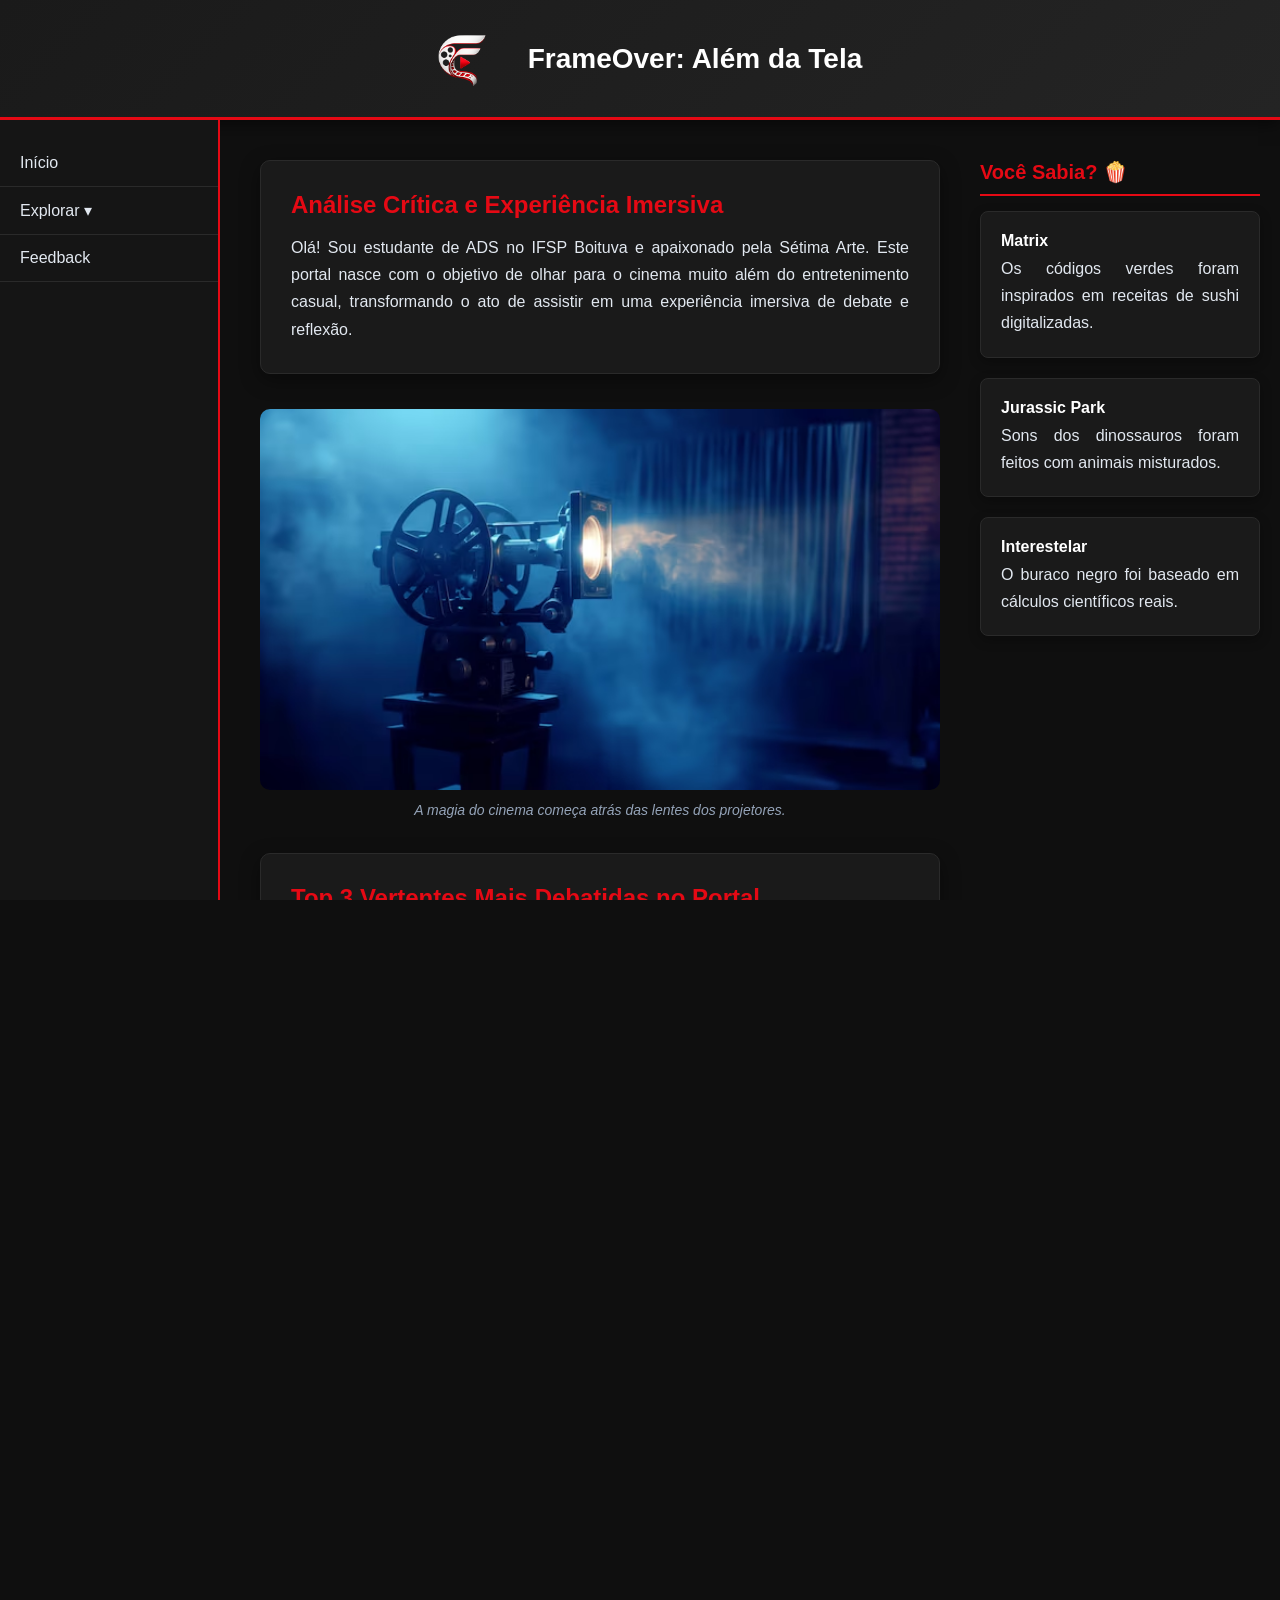
<file: index.html>
<!DOCTYPE html>
<html lang="pt-br">
<head>
  <meta charset="UTF-8" />
  <meta name="viewport" content="width=device-width, initial-scale=1.0" />
  <title>FrameOver - Portal de Cinema</title>
  <link rel="icon" type="image/png" href="midia/claquete.ico" />
  <link rel="stylesheet" href="estilos/layout.css" />
</head>

<body>
    
  <header>
    <img src="midia/logo.png" class="logo" alt="Logo FrameOver" />
    <h1>FrameOver: Além da Tela</h1>
  </header>

  <nav>
    <ul class="menu-list">

      <li>
        <a href="index.html">Início</a>
      </li>

      <li class="dropdown">
        <a href="#">Explorar ▾</a>
        <ul class="dropdown-content">
          <li><a href="pages/diretores.html">Diretores Marcantes</a></li>
          <li><a href="pages/recomendacoes.html">Recomendações</a></li>
        </ul>
      </li>

      <li>
        <a href="pages/feedback.html">Feedback</a>
      </li>

    </ul>
  </nav>

  <main>

    <section>
      <h2>Análise Crítica e Experiência Imersiva</h2>
      <p>
        Olá! Sou estudante de ADS no IFSP Boituva e apaixonado pela Sétima Arte. 
        Este portal nasce com o objetivo de olhar para o cinema muito além do entretenimento casual, transformando o ato de assistir em uma experiência imersiva de debate e reflexão.
      </p>
    </section>

    <figure>
      <img src="midia/projetoCine.png" alt="Projetor antigo de cinema em funcionamento numa sala escura">
      <figcaption>A magia do cinema começa atrás das lentes dos projetores.</figcaption>
    </figure>

    <section class="conteudo">
      <h2>Top 3 Vertentes Mais Debatidas no Portal</h2>
      <ol type="I">
        <li><strong>Ficção Científica e Distopias:</strong> Críticas sociais através do futuro.</li>
        <li><strong>Suspense Psicológico:</strong> Exploração da mente humana e reviravoltas.</li>
        <li><strong>Cinema Nacional e Independente:</strong> Valorização cultural e criatividade.</li>
      </ol>
    </section>

    <section class="imagem-destaque">
      <img src="midia/cinema.png"
           alt="Poltronas vermelhas de cinema vazias iluminadas pelo brilho da tela"
           title="Portal FrameOver">
    </section>

    <section class="content">
      <h3>Postado em: 15/06/2026</h3>

      <article>
        <h2>Por Que o Cinema Analógico Ainda Encanta Diretores Modernos?</h2>

        <p>
          Mesmo com o avanço das câmeras digitais, diretores como Christopher Nolan e Quentin Tarantino ainda defendem o uso do filme analógico pela sua textura única e impacto visual.
        </p>

        <p>
          A estética do cinema em película cria uma sensação de autenticidade difícil de replicar digitalmente.
        </p>

        <p>
          <a href="pages/recomendacoes.html">
            🔗 Confira nossa lista de filmes em película.
          </a>
        </p>

      </article>
    </section>

  </main>

  <aside class="curiosidades-cinema">

    <h3>Você Sabia? 🍿</h3>

    <article>
      <h4>Matrix</h4>
      <p>Os códigos verdes foram inspirados em receitas de sushi digitalizadas.</p>
    </article>

    <article>
      <h4>Jurassic Park</h4>
      <p>Sons dos dinossauros foram feitos com animais misturados.</p>
    </article>

    <article>
      <h4>Interestelar</h4>
      <p>O buraco negro foi baseado em cálculos científicos reais.</p>
    </article>

  </aside>

<footer>
  <p>Contate-nos:</p>

  <address>
    <a href="mailto:contato@frameover.com.br" title="E-mail de Contato">
      <i class="fa-solid fa-envelope"></i> E-mail
    </a>
    <a href="#" target="_blank" title="Telefone de contato">
      <i class="fa-solid fa-phone"></i> Telefone
    </a>
  </address>

  <p>
    Desenvolvido com elementos semânticos do HTML5 para melhor acessibilidade. <br>
    &copy; 2026 Kamilly. Todos os direitos reservados.
  </p>
</footer>
</body>
</html>
</file>
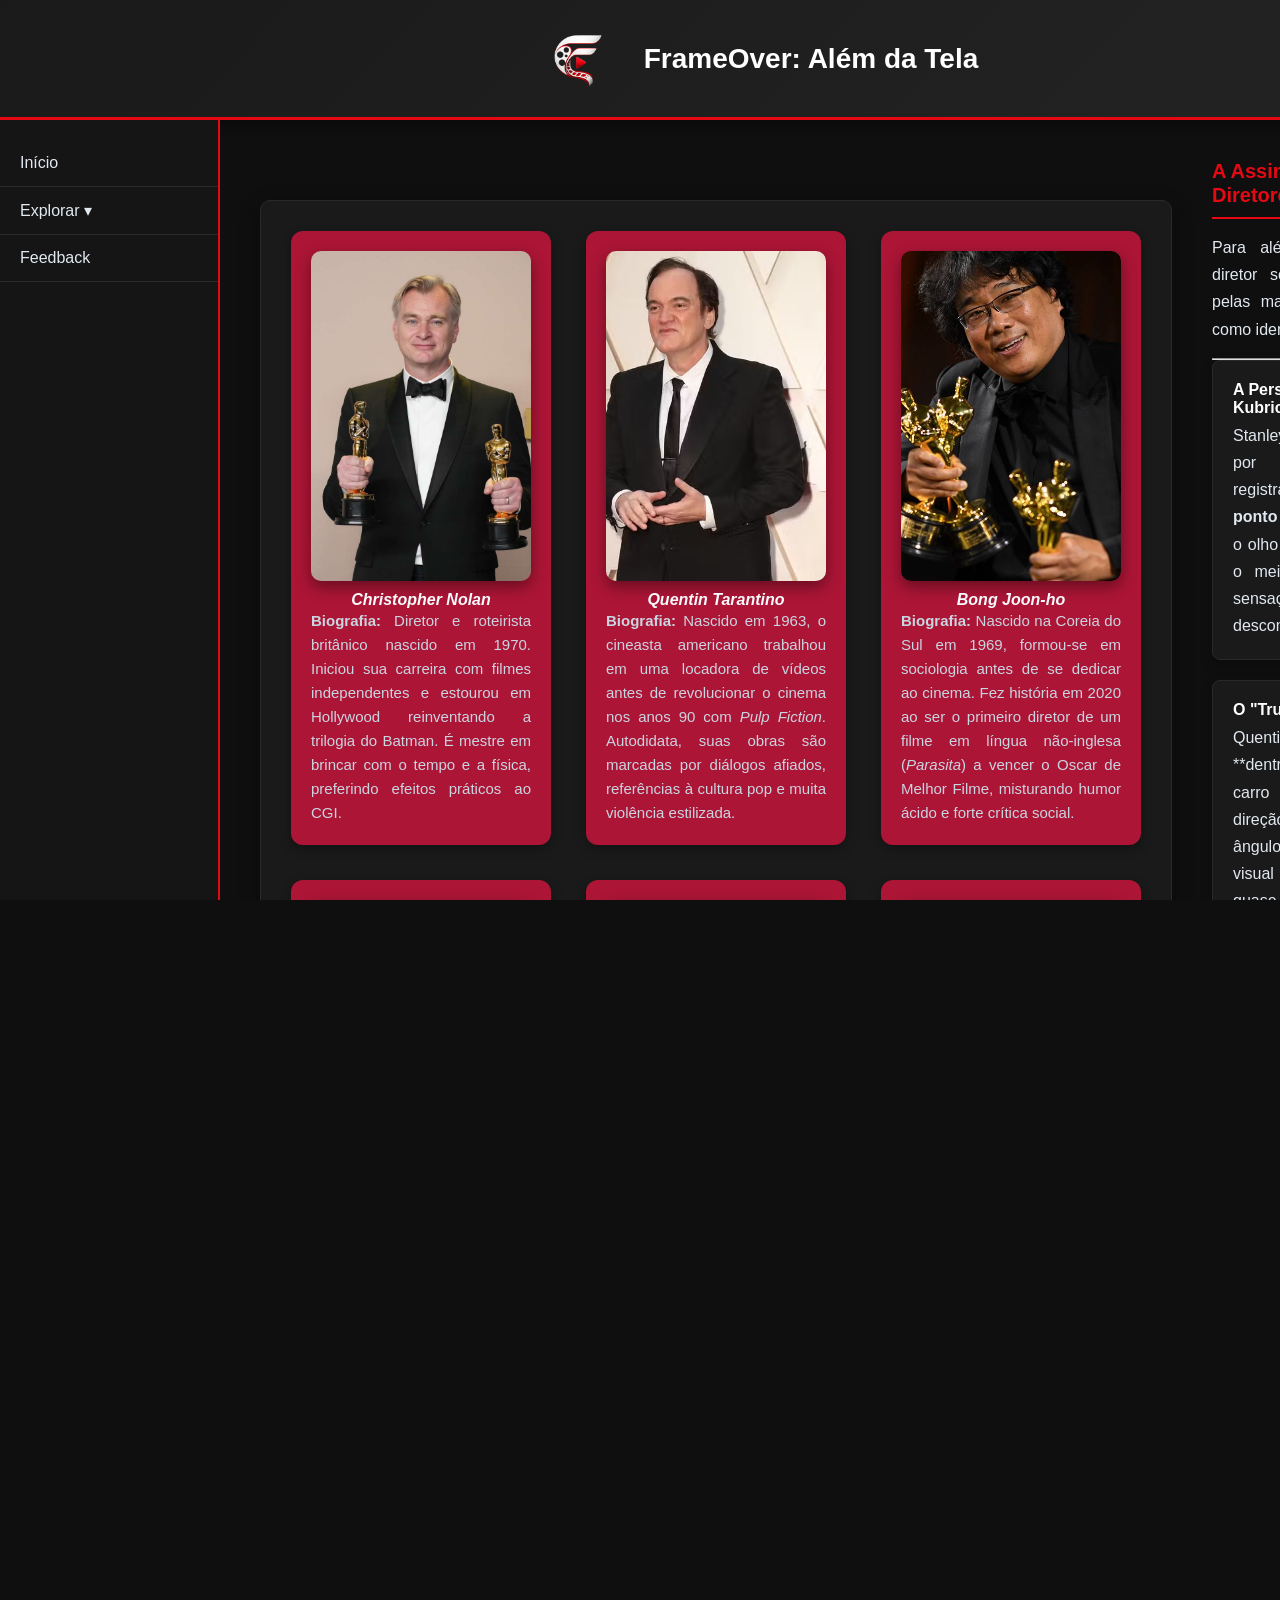
<file: pages/diretores.html>
<!DOCTYPE html>
<html lang="pt-br">
<head>
  <meta charset="UTF-8" />
  <meta name="viewport" content="width=device-width, initial-scale=1.0" />
  <title>FrameOver - Portal de Cinema</title>
  <link rel="icon" type="image/png" href="../midia/claquete.ico" />
  <link rel="stylesheet" href="../estilos/layout.css" />
  <link rel="stylesheet" href="../estilos/diretores.css" />
</head>
<body>
    
  <header>
    <img src="../midia/logo.png" class="logo" alt="Logo FrameOver" />
    <h1>FrameOver: Além da Tela</h1>
  </header>

  <nav>
    <ul class="menu-list">
        <li>
            <a href="../index.html">Início</a>
        </li>

        <li class="dropdown">
            <a href="#">Explorar ▾</a>
            <ul class="dropdown-content">
                <li><a href="../pages/diretores.html">Diretores Marcantes</a></li>
                <li><a href="../pages/recomendacoes.html">Recomendações</a></li>
            </ul>
        </li>

        <li>
            <a href="../pages/feedback.html">Feedback</a>
        </li>
    </ul>
  </nav>

  <main>

   <section class="galeria-diretores">

    <article>
      <figure>
        <img src="../midia/Christopher-Nolan.png" alt="Christopher Nolan">
        <figcaption>Christopher Nolan</figcaption>
      </figure>
      <p><strong>Biografia:</strong> Diretor e roteirista britânico nascido em 1970. Iniciou sua carreira com filmes independentes e estourou em Hollywood reinventando a trilogia do Batman. É mestre em brincar com o tempo e a física, preferindo efeitos práticos ao CGI.</p>
    </article>

    <article>
      <figure>
        <img src="../midia/quentin.png" alt="Quentin Tarantino">
        <figcaption>Quentin Tarantino</figcaption>
      </figure>
      <p><strong>Biografia:</strong> Nascido em 1963, o cineasta americano trabalhou em uma locadora de vídeos antes de revolucionar o cinema nos anos 90 com <em>Pulp Fiction</em>. Autodidata, suas obras são marcadas por diálogos afiados, referências à cultura pop e muita violência estilizada.</p>
    </article>

    <article>
      <figure>
        <img src="../midia/bong.png" alt="Bong Joon-ho">
        <figcaption>Bong Joon-ho</figcaption>
      </figure>
      <p><strong>Biografia:</strong> Nascido na Coreia do Sul em 1969, formou-se em sociologia antes de se dedicar ao cinema. Fez história em 2020 ao ser o primeiro diretor de um filme em língua não-inglesa (<em>Parasita</em>) a vencer o Oscar de Melhor Filme, misturando humor ácido e forte crítica social.</p>
    </article>

    <article>
      <figure>
        <img src="../midia/steven.png" alt="Steven Spielberg">
        <figcaption>Steven Spielberg</figcaption>
      </figure>
      <p><strong>Biografia:</strong> Um dos fundadores da "Nova Hollywood", o americano nascido em 1946 é o diretor de maior bilheteria da história. Ele praticamente inventou o conceito de "blockbuster de verão" com <em>Tubarão</em> e equilibra perfeitamente o cinema comercial de aventura com dramas históricos profundos.</p>
    </article>

    <article>
      <figure>
        <img src="../midia/martin.png" alt="Martin Scorsese">
        <figcaption>Martin Scorsese</figcaption>
      </figure>
      <p><strong>Biografia:</strong> Nascido em Nova York em 1942, o cineasta ítalo-americano é um dos pilares do cinema moderno. Com mais de 50 anos de carreira, é amplamente aclamado por retratar a culpa católica, a criminalidade urbana, a máfia e a identidade americana com montagens frenéticas.</p>
    </article>

    <article>
      <figure>
        <img src="../midia/staley.png" alt="Stanley Kubrick">
        <figcaption>Stanley Kubrick</figcaption>
      </figure>
      <p><strong>Biografia:</strong> Fotógrafo de origem que se tornou um dos diretores mais influentes de todos os tempos (1928–1999). Conhecido por seu perfeccionismo obsessivo, isolamento e simetria visual, Kubrick transitou por quase todos os gêneros cinematográficos, deixando obras-primas em cada um deles.</p>
    </article>

  </section>

  </main>

  <aside class="curiosidades-cinema">

    <h3>A Assinatura dos Grandes Diretores 🎬</h3>
    <p>Para além do roteiro, um grande diretor se reconhece pelo visual e pelas manias técnicas na tela. Veja como identificar o toque de cada um:</p>
    <hr>

    <article>
      <h4>A Perspectiva de Um Ponto de Kubrick</h4>
      <p>Stanley Kubrick era obcecado por simetria. Sua marca registrada é a <strong>perspectiva com ponto de fuga central</strong>, que guia o olho do espectador direto para o meio da tela, criando uma sensação constante de desconforto e hipnose.</p>
    </article>

    <article>
      <h4>O "Trunk Shot" de Tarantino</h4>
      <p>Quentin adora colocar a câmera **dentro do porta-malas** de um carro olhando para cima, em direção aos personagens. Esse ângulo virou sua assinatura visual definitiva e aparece em quase todos os seus filmes.</p>
    </article>

    <article>
      <h4>Os Tons Azuis e o Som de Nolan</h4>
      <p>Christopher Nolan utiliza uma paleta de cores frias bem marcada e trabalha o design de som de forma extrema: trilhas sonoras tensas e contínuas (geralmente de Hans Zimmer) que ditam o ritmo psicológico da narrativa.</p>
    </article>

    <article>
      <h4>O Olhar de Espanto de Spielberg</h4>
      <p>Conhecido no cinema como <em>"The Spielberg Face"</em>, o diretor costuma usar um plano em que a câmera foca no rosto em close-up de um personagem paralisado, olhando para algo fora da tela com os olhos cheios de infância, espanto ou terror.</p>
    </article>

  </aside>

<footer>
  <p class="footer-call">Contate-nos:</p>

  <address class="footer-contacts">
    <a href="mailto:contato@frameover.com.br" title="E-mail de Contato">
      <i class="fa-solid fa-envelope"></i> E-mail
    </a>
    <a href="#" target="_blank" title="Telefone de contato">
      <i class="fa-brands fa-telefone"></i> Telefone
    </a>
  </address>

  <p class="copyright">
    Desenvolvido com elementos semânticos do HTML5 para melhor acessibilidade. <br>
    &copy; 2026 Kamilly. Todos os direitos reservados.
  </p>
</footer>


</body>
</html>
</file>
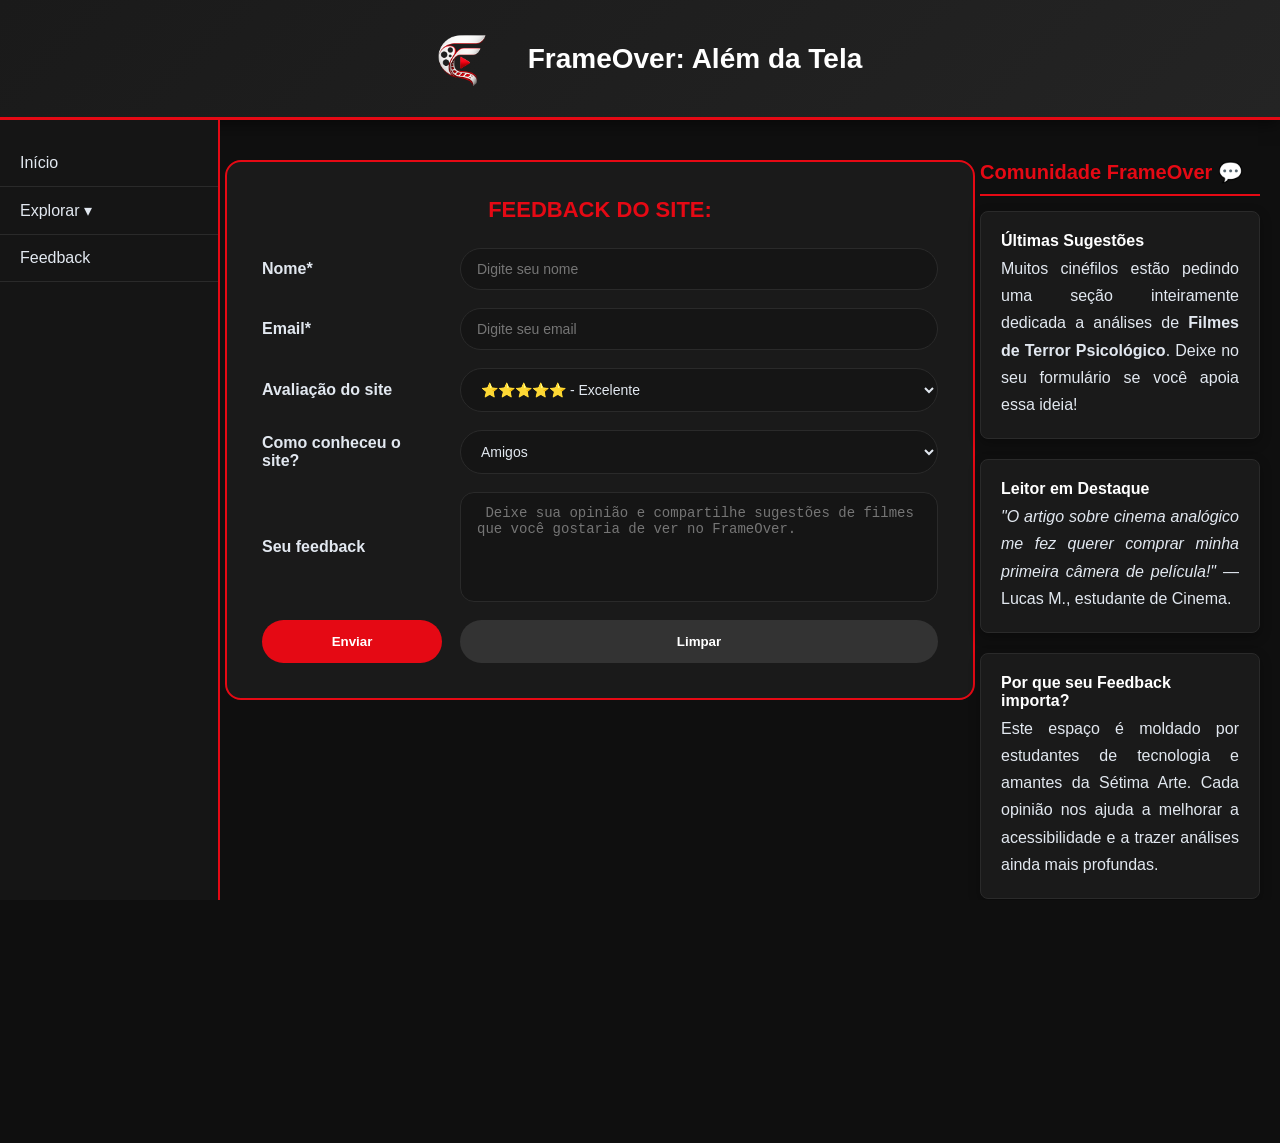
<file: pages/feedback.html>
<!DOCTYPE html>
<html lang="pt-BR">
<head>
  <meta charset="UTF-8" />
  <meta name="viewport" content="width=device-width, initial-scale=1.0" />
  <title>Contato</title>

  <link rel="icon" type="image/png" href="../midia/claquete.ico" />
  <link rel="stylesheet" href="../estilos/formulario.css" />
  <link rel="stylesheet" href="../estilos/layout.css" />
  <script defer src="../script/envioForms.js"></script>
</head>

<body> 

  <header>
    <img src="../midia/logo.png" class="logo" alt="Logo CineQuartaParede" />
    <h1>FrameOver: Além da Tela</h1>
  
  </header>

  <nav>
    <ul class="menu-list">
        <li>
            <a href="../index.html">Início</a>
        </li>

        <li class="dropdown">
            <a href="#">Explorar ▾</a>
            <ul class="dropdown-content">
                <li><a href="../pages/diretores.html">Diretores Marcantes</a></li>
                <li><a href="../pages/recomendacoes.html">Recomendações</a></li>
            </ul>
        </li>

        <li>
            <a href="../pages/feedback.html">Feedback</a>
        </li>
    </ul>
  </nav>

  <!-- CONTEÚDO PRINCIPAL -->
  <main class="container-form">

    <!-- FORMULÁRIO -->
    <form id="formulario">

      <fieldset>
        <legend>FEEDBACK DO SITE:</legend>

        <label for="ipNome">Nome*</label>
        <input type="text" id="ipNome" required placeholder="Digite seu nome">

        <label for="ipEmail">Email*</label>
        <input type="email" id="ipEmail" required placeholder="Digite seu email">

        <label for="slNota">Avaliação do site</label>
        <select id="slNota">
          <option value="5">⭐⭐⭐⭐⭐ - Excelente</option>
          <option value="4">⭐⭐⭐⭐ - Bom</option>
          <option value="3">⭐⭐⭐ - Regular</option>
          <option value="2">⭐⭐ - Ruim</option>
          <option value="1">⭐ - Péssimo</option>
        </select>

        <label for="slConheceu">Como conheceu o site?</label>
        <select id="slConheceu">
          <option value="Amigos">Amigos</option>
          <option value="Internet">Internet</option>
          <option value="Redes Sociais">Redes Sociais</option>
          <option value="Outros">Outros</option>
        </select>

        <label for="taMensagem">Seu feedback</label>
        <textarea id="taMensagem" rows="5" placeholder=" Deixe sua opinião e compartilhe sugestões de filmes que você gostaria de ver no FrameOver."></textarea>

        <button type="button" onclick="enviarDadosForm(event)">Enviar</button>
        <button type="reset" onclick="limparConfirmacao()">Limpar</button>

      </fieldset>
    </form>

    <!-- CONFIRMAÇÃO -->
    <section id="secaoConfirmacao">
      <h2>CONFIRMAÇÃO DO FEEDBACK</h2>

      <p id="pNome"></p>
      <p id="pEmail"></p>
      <p id="pNota"></p>
      <p id="pConheceu"></p>
      <p id="pMensagem"></p>

      <button type="button" onclick="concluirEnvio()">Confirmar envio</button>
    </section>

  </main>
  
  <aside class="curiosidades-cinema">

    <h3>Comunidade FrameOver 💬</h3>

    <article>
      <h4>Últimas Sugestões</h4>
      <p>Muitos cinéfilos estão pedindo uma seção inteiramente dedicada a análises de <strong>Filmes de Terror Psicológico</strong>. Deixe no seu formulário se você apoia essa ideia!</p>
    </article>

    <article>
      <h4>Leitor em Destaque</h4>
      <p><em>"O artigo sobre cinema analógico me fez querer comprar minha primeira câmera de película!"</em> — Lucas M., estudante de Cinema.</p>
    </article>

    <article>
      <h4>Por que seu Feedback importa?</h4>
      <p>Este espaço é moldado por estudantes de tecnologia e amantes da Sétima Arte. Cada opinião nos ajuda a melhorar a acessibilidade e a trazer análises ainda mais profundas.</p>
    </article>

  </aside>

  <footer>
  <p class="footer-call">Contate-nos:</p>

  <address class="footer-contacts">
    <a href="mailto:contato@frameover.com.br" title="E-mail de Contato">
      <i class="fa-solid fa-envelope"></i> E-mail
    </a>
    <a href="#" target="_blank" title="Telefone de contato">
      <i class="fa-brands fa-telefone"></i> Telefone
    </a>
  </address>

  <p class="copyright">
    Desenvolvido com elementos semânticos do HTML5 para melhor acessibilidade. <br>
    &copy; 2026 Kamilly. Todos os direitos reservados.
  </p>
</footer>


</body>
</html>
</file>
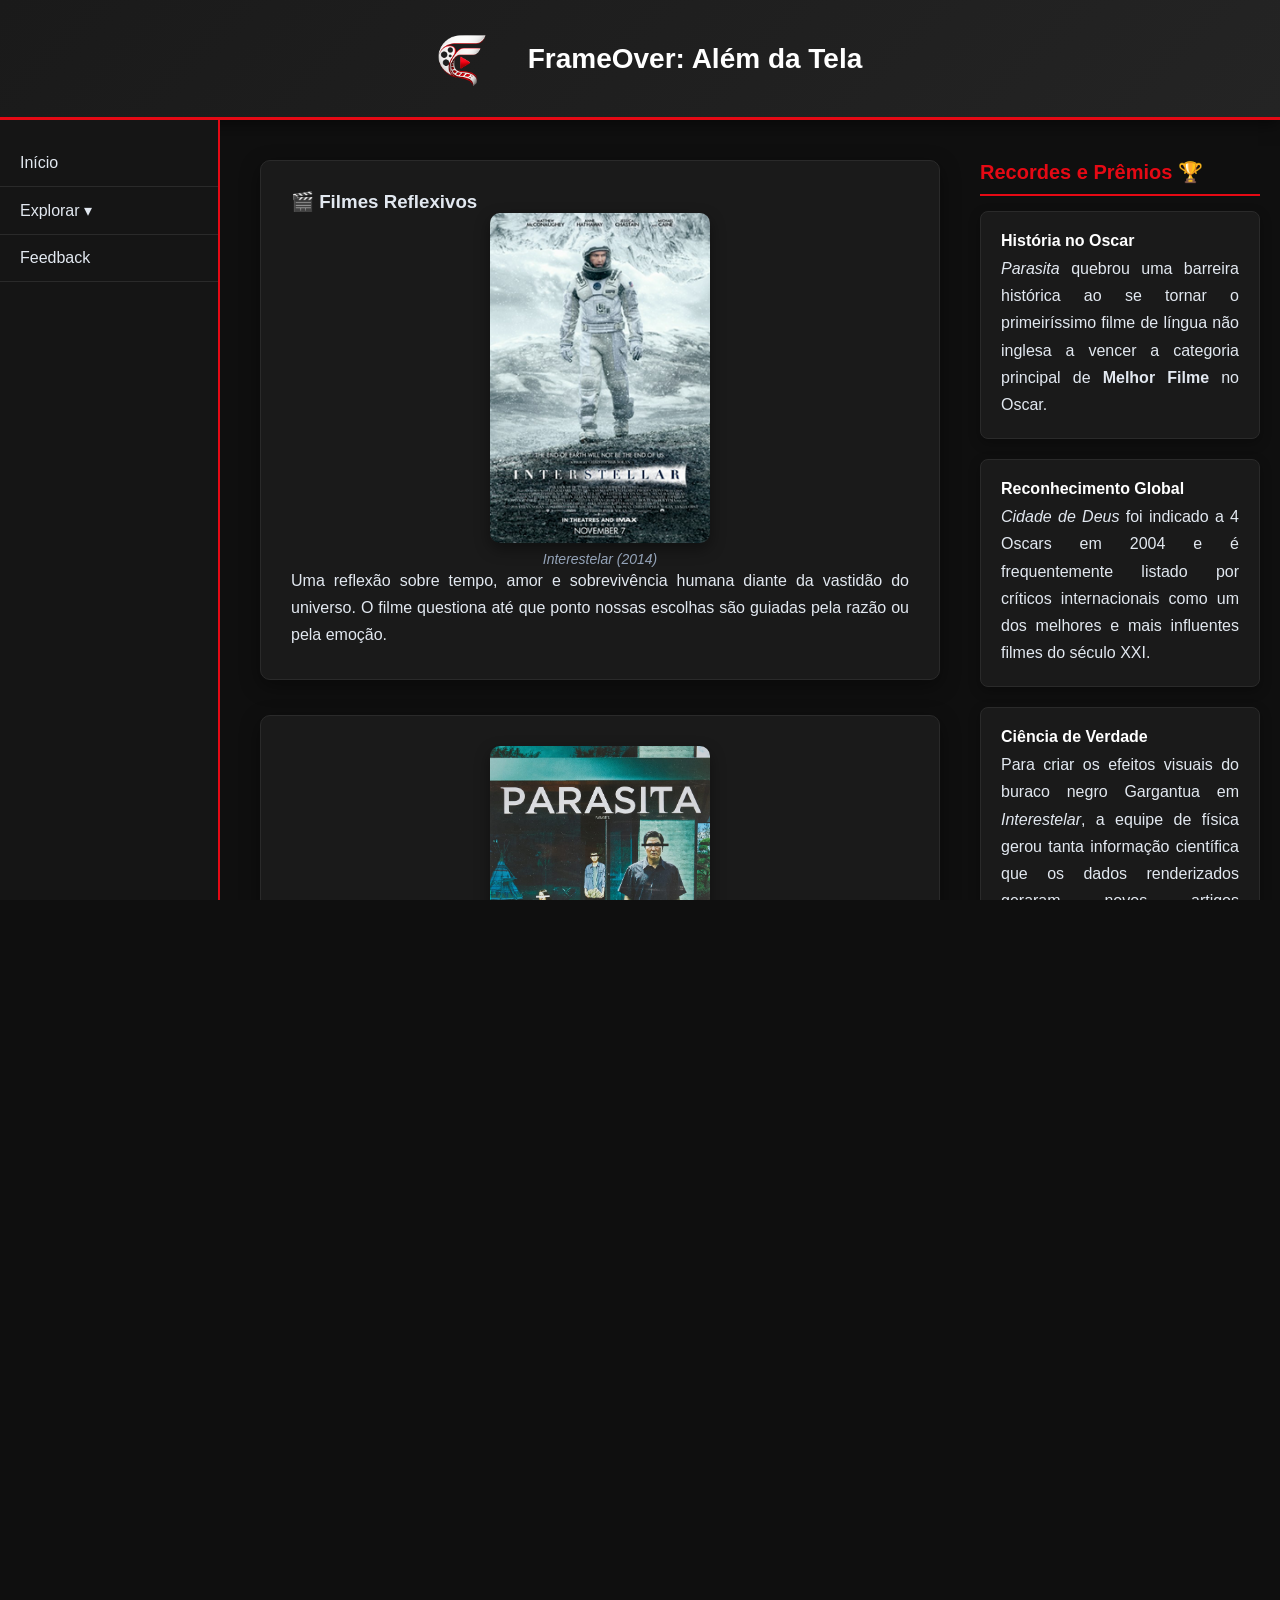
<file: pages/recomendacoes.html>
<!DOCTYPE html>
<html lang="pt-br">
<head>
  <meta charset="UTF-8" />
  <meta name="viewport" content="width=device-width, initial-scale=1.0" />
  <title>FrameOver - Portal de Cinema</title>
  <link rel="icon" type="image/png" href="../midia/claquete.ico" />
  <link rel="stylesheet" href="../estilos/recomendacao.css" />
  <link rel="stylesheet" href="../estilos/layout.css" />
</head>
<body>
    
  <header>
    <img src="../midia/logo.png" class="logo" alt="Logo FrameOver" />
    <h1>FrameOver: Além da Tela</h1>
  </header>

  <nav>
    <ul class="menu-list">
        <li>
            <a href="../index.html">Início</a>
        </li>

        <li class="dropdown">
            <a href="#">Explorar ▾</a>
            <ul class="dropdown-content">
                <li><a href="../pages/diretores.html">Diretores Marcantes</a></li>
                <li><a href="../pages/recomendacoes.html">Recomendações</a></li>
            </ul>
        </li>

        <li>
            <a href="../pages/feedback.html">Feedback</a>
        </li>
    </ul>
  </nav>

  <main>

    <section>

      <h3>🎬 Filmes Reflexivos</h3>
      <figure>
        <img src="../midia/interestellar.png" alt="Interestelar poster">
        <figcaption>Interestelar (2014)</figcaption>
      </figure>

      <p>
        Uma reflexão sobre tempo, amor e sobrevivência humana diante da vastidão do universo.
        O filme questiona até que ponto nossas escolhas são guiadas pela razão ou pela emoção.
      </p>
    </section>

    <section>
      <figure>
        <img src="../midia/parasita.png" alt="Parasita poster">
        <figcaption>Parasita (2019)</figcaption>
      </figure>

      <p>
        Uma crítica profunda sobre desigualdade social e a estrutura invisível de classes.
        Mostra como diferenças econômicas moldam comportamentos e destinos.
      </p>
    </section>

    <section>
      <figure>
        <img src="../midia/clubeDaLuta.png" alt="Clube da Luta poster">
        <figcaption>Clube da Luta (1999)</figcaption>
      </figure>

      <p>
        Um retrato psicológico sobre identidade, consumismo e vazio existencial.
        O filme questiona o que realmente define quem somos na sociedade moderna.
      </p>
    </section>

    <section>
      <h3>🍿 Cinema Nacional</h3>

      <article>
        <figure>
          <img src="../midia/filmeCidadeDeDeus.png" alt="Cidade de Deus poster">
          <figcaption>Cidade de Deus (2002)</figcaption>
        </figure>

        <p>
          Um retrato cru da violência e sobrevivência nas favelas do Rio de Janeiro.
        </p>
      </article>

    </section>
    <section>
    
      <article>
        <figure>
          <img src="../midia/aindaEstouAq.png" alt="Ainda Estou Aqui poster">
          <figcaption>Ainda Estou Aqui (2024)</figcaption>
        </figure>

        <p>
          Um drama brasileiro que aborda memória, resistência e as marcas deixadas pela repressão política,
          trazendo uma narrativa intensa e emocional sobre uma família em transformação.
        </p>
      </article>

    </section>

    <section>
      <h3>⭐ Dica do Editor</h3>

      <article>
        <figure>
          <img src="../midia/diarioDeUmaPaixao.png" alt="Diário de uma Paixão poster">
          <figcaption>Diário de uma Paixão (2004)</figcaption>
        </figure>

        <p>
          Um romance marcante que atravessa décadas, explorando o amor, a memória e as escolhas que moldam uma vida inteira.
        </p>
      </article>

    </section>

  </main>
  
  <aside class="curiosidades-cinema">

    <h3>Recordes e Prêmios 🏆</h3>

    <article>
      <h4>História no Oscar</h4>
      <p><em>Parasita</em> quebrou uma barreira histórica ao se tornar o primeiríssimo filme de língua não inglesa a vencer a categoria principal de <strong>Melhor Filme</strong> no Oscar.</p>
    </article>

    <article>
      <h4>Reconhecimento Global</h4>
      <p><em>Cidade de Deus</em> foi indicado a 4 Oscars em 2004 e é frequentemente listado por críticos internacionais como um dos melhores e mais influentes filmes do século XXI.</p>
    </article>

    <article>
      <h4>Ciência de Verdade</h4>
      <p>Para criar os efeitos visuais do buraco negro Gargantua em <em>Interestelar</em>, a equipe de física gerou tanta informação científica que os dados renderizados geraram novos artigos acadêmicos reais sobre astrofísica.</p>
    </article>

  </aside>

<footer>
  <p class="footer-call">Contate-nos:</p>

  <address class="footer-contacts">
    <a href="mailto:contato@frameover.com.br" title="E-mail de Contato">
      <i class="fa-solid fa-envelope"></i> E-mail
    </a>
    <a href="#" target="_blank" title="Telefone de contato">
      <i class="fa-brands fa-telefone"></i> Telefone
    </a>
  </address>

  <p class="copyright">
    Desenvolvido com elementos semânticos do HTML5 para melhor acessibilidade. <br>
    &copy; 2026 Kamilly. Todos os direitos reservados.
  </p>
</footer>


</body>
</html>
</file>
<file: estilos/layout.css>
* {
  padding: 0;
  margin: 0;
  box-sizing: border-box;
}

html, body {
  height: 100%;
  overflow-x: hidden;
}

/* LAYOUT PRINCIPAL */
body {
  font-family: 'Segoe UI', Tahoma, Geneva, Verdana, sans-serif;
  background-color: #0F0F0F;
  color: #E2E8F0;

  display: grid;
  /* Três colunas: menu (220px), conteúdo (flexível) e lateral (300px) */
  grid-template-columns: 220px 1fr 300px;
  grid-template-rows: 120px 1fr auto;

  grid-template-areas:
    "header header header"
    "nav main aside"
    "footer footer footer";

  min-height: 100vh;
}

/*HEADER*/
header {
  grid-area: header;
  background: linear-gradient(135deg, #1A1A1A 0%, #242424 100%);
  border-bottom: 3px solid #E50914;

  display: flex;
  align-items: center;
  justify-content: center;
  gap: 25px;

  padding: 0 20px;
  box-shadow: 0 4px 15px rgba(0, 0, 0, 0.5);
}

header .logo {
  width: 85px;
  height: 85px;
  object-fit: cover;
}

header h1 {
  font-size: 28px;
  font-weight: 700;
  color: #FFF;
}

/*NAV*/
nav {
  grid-area: nav;
  background-color: #151515;
  border-right: 2px solid #E50914;
  padding: 20px 0;
}

nav ul.menu-list {
  list-style: none;
  display: flex;
  flex-direction: column;
}

nav ul.menu-list > li {
  position: relative;
  border-bottom: 1px solid #2A2A2A;
}

nav ul.menu-list a {
  color: #E2E8F0;
  text-decoration: none;
  padding: 14px 20px;
  display: block;
  transition: 0.3s;
}

nav ul.menu-list a:hover {
  background-color: #E50914;
  padding-left: 25px;
  color: #fff;
}

/* DROPDOWN */
.dropdown {
  position: relative;
}

.dropdown-content {
  display: none;
  position: absolute;
  top: 0;
  left: 100%;
  min-width: 200px;

  background-color: #1A1A1A;
  border: 2px solid #E50914;
  border-radius: 6px;

  z-index: 9999;
  
  
  list-style: none; 
}

.dropdown-content li a {
  padding: 12px 20px;
}

.dropdown:hover .dropdown-content {
  display: block;
}

/* MAIN*/
main {
  grid-area: main;
  padding: 40px;

  display: flex;
  flex-direction: column;
  gap: 35px;
}

/* blocos dentro do main e sections */
main > section,
.content > article {
  background-color: #1A1A1A;
  padding: 30px;
  border-radius: 10px;
  border: 1px solid #2A2A2A;
  box-shadow: 0 6px 20px rgba(0, 0, 0, 0.4);
}


main figure {
  text-align: center;
}

main figure img,
.imagem-destaque img {
  width: 100%;
  height: auto;
  border-radius: 10px;
  display: block;
}

figcaption {
  margin-top: 12px;
  color: #94A3B8;
  font-size: 14px;
  font-style: italic;
}

/* textos */
h2 {
  color: #E50914;
  margin-bottom: 15px;
}

p {
  line-height: 1.7;
  text-align: justify;
  margin-bottom: 15px;
}

p:last-child {
  margin-bottom: 0;
}

ol {
  padding-left: 20px;
}

ol li {
  margin-bottom: 10px;
}

/* ASIDE */
aside.curiosidades-cinema {
  grid-area: aside;
  padding: 40px 20px 40px 0; /* Dá espaço nas laterais */
  
  
  top: 0;
  align-self: start; 
}


aside.curiosidades-cinema h3 {
  color: #E50914;
  font-size: 20px;
  border-bottom: 2px solid #E50914;
  padding-bottom: 10px;
  margin-bottom: 15px;
}


aside.curiosidades-cinema article {
  background-color: #1A1A1A;
  padding: 20px;
  border-radius: 8px;
  border: 1px solid #2A2A2A;
  margin-bottom: 20px;
  box-shadow: 0 4px 12px rgba(0, 0, 0, 0.3);
}

aside.curiosidades-cinema h4 {
  color: #FFF;
  font-size: 16px;
  margin-bottom: 5px;
}

/* FOOTER */
footer {
  grid-area: footer;
  background-color: #0F0F0F;
  color: #888888;
  padding: 30px 20px;
  border-top: 1px solid #222;
  font-size: 13px;
  
  display: flex;
  flex-direction: column;
  align-items: center;
  justify-content: center;
  gap: 16px;
}

footer > p:first-of-type {
  color: #888888;
  font-size: 14px;
  margin: 0;
}


footer address {
  font-style: normal;
  display: flex;
  flex-direction: row;
  flex-wrap: wrap;
  justify-content: center;
  gap: 12px;
}


footer address a {
  background-color: #050505;
  color: #E2E8F0;
  text-decoration: none;
  font-weight: 500;
  padding: 6px 18px;
  border: 1px solid #2A2A2A;
  border-radius: 30px;
  
  display: flex;
  align-items: center;
  gap: 8px;
  transition: all 0.2s ease-in-out;
}

footer address a:hover {
  background-color: #1A1A1A;
  border-color: #E50914;
  color: #FFF;
}


footer > p:last-of-type {
  text-align: center;
  color: #555555;
  line-height: 1.6;
  margin: 0;
  font-size: 12px;
}

/* RESPONSIVO*/
@media (max-width: 1024px) {
  body {
    grid-template-columns: 220px 1fr;
    grid-template-rows: 120px auto auto auto; 
    grid-template-areas:
      "header header"
      "nav    main"
      "nav    aside" 
      "footer footer";
  }

  
  aside.curiosidades-cinema {
    grid-area: aside;
    padding: 20px 40px; 
  }
}

@media (max-width: 768px) {
  body {
    grid-template-columns: 1fr;
    grid-template-rows: auto auto auto auto auto;
    grid-template-areas:
      "header"
      "nav"
      "main"
      "aside"
      "footer";
  }


  header {
    height: auto;
    padding: 20px;
    flex-direction: column; 
    gap: 10px;
  }

  header .logo {
    width: 65px;
    height: 65px;
  }

  header h1 {
    font-size: 22px;
    text-align: center;
  }


  nav {
    border-right: none;
    border-bottom: 2px solid #E50914;
    padding: 0;
  }

  nav ul.menu-list {
    flex-direction: column; 
  }

  nav ul.menu-list > li {
    border-bottom: 1px solid #2A2A2A;
    width: 100%;
  }

  nav ul.menu-list a {
    text-align: center;
    padding: 12px;
  }

  .dropdown-content {
    position: static; 
    width: 100%;
    border-left: none;
    border-right: none;
    border-radius: 0;
    background-color: #111;
  }


  main {
    padding: 20px 15px;
  }

  aside.curiosidades-cinema {
    grid-area: aside;
    padding: 20px 15px;
  }
}

@media (max-width: 480px) {
  footer address {
    flex-direction: column;
    width: 100%;
    max-width: 200px;
  }
  footer address a {
    justify-content: center;
  }
}
</file>
<file: estilos/diretores.css>
/* Título da página */
main > section:first-child {
    text-align: center;
    margin-bottom: 40px;
}

main > section:first-child h2 {
    margin-bottom: 15px;
}

main > section:first-child p {
    max-width: 800px;
    margin: 0 auto;
    line-height: 1.6;
}

/* GALERIA DE DIRETORES*/

.galeria-diretores {
    display: grid;
    grid-template-columns: repeat(3, 1fr);
    gap: 35px;
    margin: 40px 0;
}

.galeria-diretores article {
    background-color: #ac1536;
    padding: 20px;
    border-radius: 12px;
    text-align: center;

    box-shadow: 0 4px 12px rgba(0, 0, 0, 0.3);

    transition: transform 0.3s ease,
                box-shadow 0.3s ease;
}

.galeria-diretores article:hover {
    transform: translateY(-6px);

    box-shadow: 0 10px 20px rgba(0, 0, 0, 0.4);
}

/* FIGURAS*/

.galeria-diretores figure {
    margin: 0;
    text-align: center;
}

/* Imagens padronizadas */
.galeria-diretores figure img {
    width: 220px;
    height: 330px;

    object-fit: cover;
    object-position: center;

    display: block;
    margin: 0 auto;

    border-radius: 10px;

    box-shadow: 0 6px 15px rgba(0, 0, 0, 0.4);
}

/* Legenda */
.galeria-diretores figure figcaption {
    margin-top: 10px;

    font-size: 16px;
    font-weight: bold;

    color: #F8FAFC;
}

/* Texto */
.galeria-diretores article p {
    margin-top: 15px;

    color: #CBD5E1;

    line-height: 1.6;
    font-size: 15px;
}
</file>
<file: estilos/formulario.css>
* {
  padding: 0;
  margin: 0;
  box-sizing: border-box;
}

html, body {
  height: 100%;
}

body {
  font-family: 'Segoe UI', Tahoma, Geneva, Verdana, sans-serif;
  background-color: #0F0F0F;
  color: #E2E8F0;
}

/* CONTAINER PRINCIPAL */
.container-form {
  display: flex;
  flex-direction: column;
  align-items: center;
  gap: 25px;
  padding: 40px 0;
}

/*FORMULÁRIO */
#formulario {
  width: 100%;
  max-width: 750px;
  padding: 35px;

  background-color: #1A1A1A;
  border: 2px solid #E50914;
  border-radius: 16px;

  display: flex;
  flex-direction: column;
}

fieldset {
  border: none;
  display: grid;
  grid-template-columns: 180px 1fr;
  gap: 18px;
  align-items: center;
}

fieldset legend {
  grid-column: 1 / -1;
  text-align: center;
  font-size: 22px;
  font-weight: 700;
  color: #E50914;
  margin-bottom: 25px;
}

form label {
  font-weight: 600;
  color: #E2E8F0;
}

form input,
form select,
form textarea {
  width: 100%;
  padding: 12px 16px;
  border-radius: 25px;
  border: 1px solid #2A2A2A;
  background-color: #151515;
  color: #E2E8F0;
  font-size: 14px;
}

form textarea {
  border-radius: 14px;
  min-height: 110px;
  resize: none;
}

form input:focus,
form select:focus,
form textarea:focus {
  outline: none;
  border-color: #E50914;
  box-shadow: 0 0 10px rgba(229, 9, 20, 0.3);
}

/* BOTÕES */
form button {
  flex: 1;
  background-color: #E50914;
  color: white;
  border: none;
  padding: 14px 30px;
  border-radius: 25px;
  font-weight: 700;
  cursor: pointer;
  transition: 0.3s;
}

form button:hover {
  background-color: #B20710;
}

form button[type="reset"] {
  background-color: #333;
}

/*CCONFIRMÇÃO*/
#secaoConfirmacao {
  width: 100%;
  max-width: 750px;
  padding: 30px;

  background-color: #1A1A1A;
  border: 2px dashed #E50914;
  border-radius: 12px;

  display: none;
}

#secaoConfirmacao.show {
  display: block;
}

#secaoConfirmacao h2 {
  text-align: center;
  color: #E50914;
  margin-bottom: 20px;
}

#secaoConfirmacao p {
  margin-bottom: 10px;
  color: #E2E8F0;
}
</file>
<file: estilos/recomendacao.css>
/* caixa fixa para a imagem */
main section figure {
  margin: 0;
  text-align: center;
}


main section figure img {
  width: 220px;
  height: 330px;

  object-fit: cover;     
  object-position: center; 

  display: block;
  margin: 0 auto;

  border-radius: 10px;
  box-shadow: 0 6px 15px rgba(0,0,0,0.4);
}

/* legenda */
main section figure figcaption {
  margin-top: 8px;
  font-size: 14px;
  color: #94A3B8;
}
</file>
